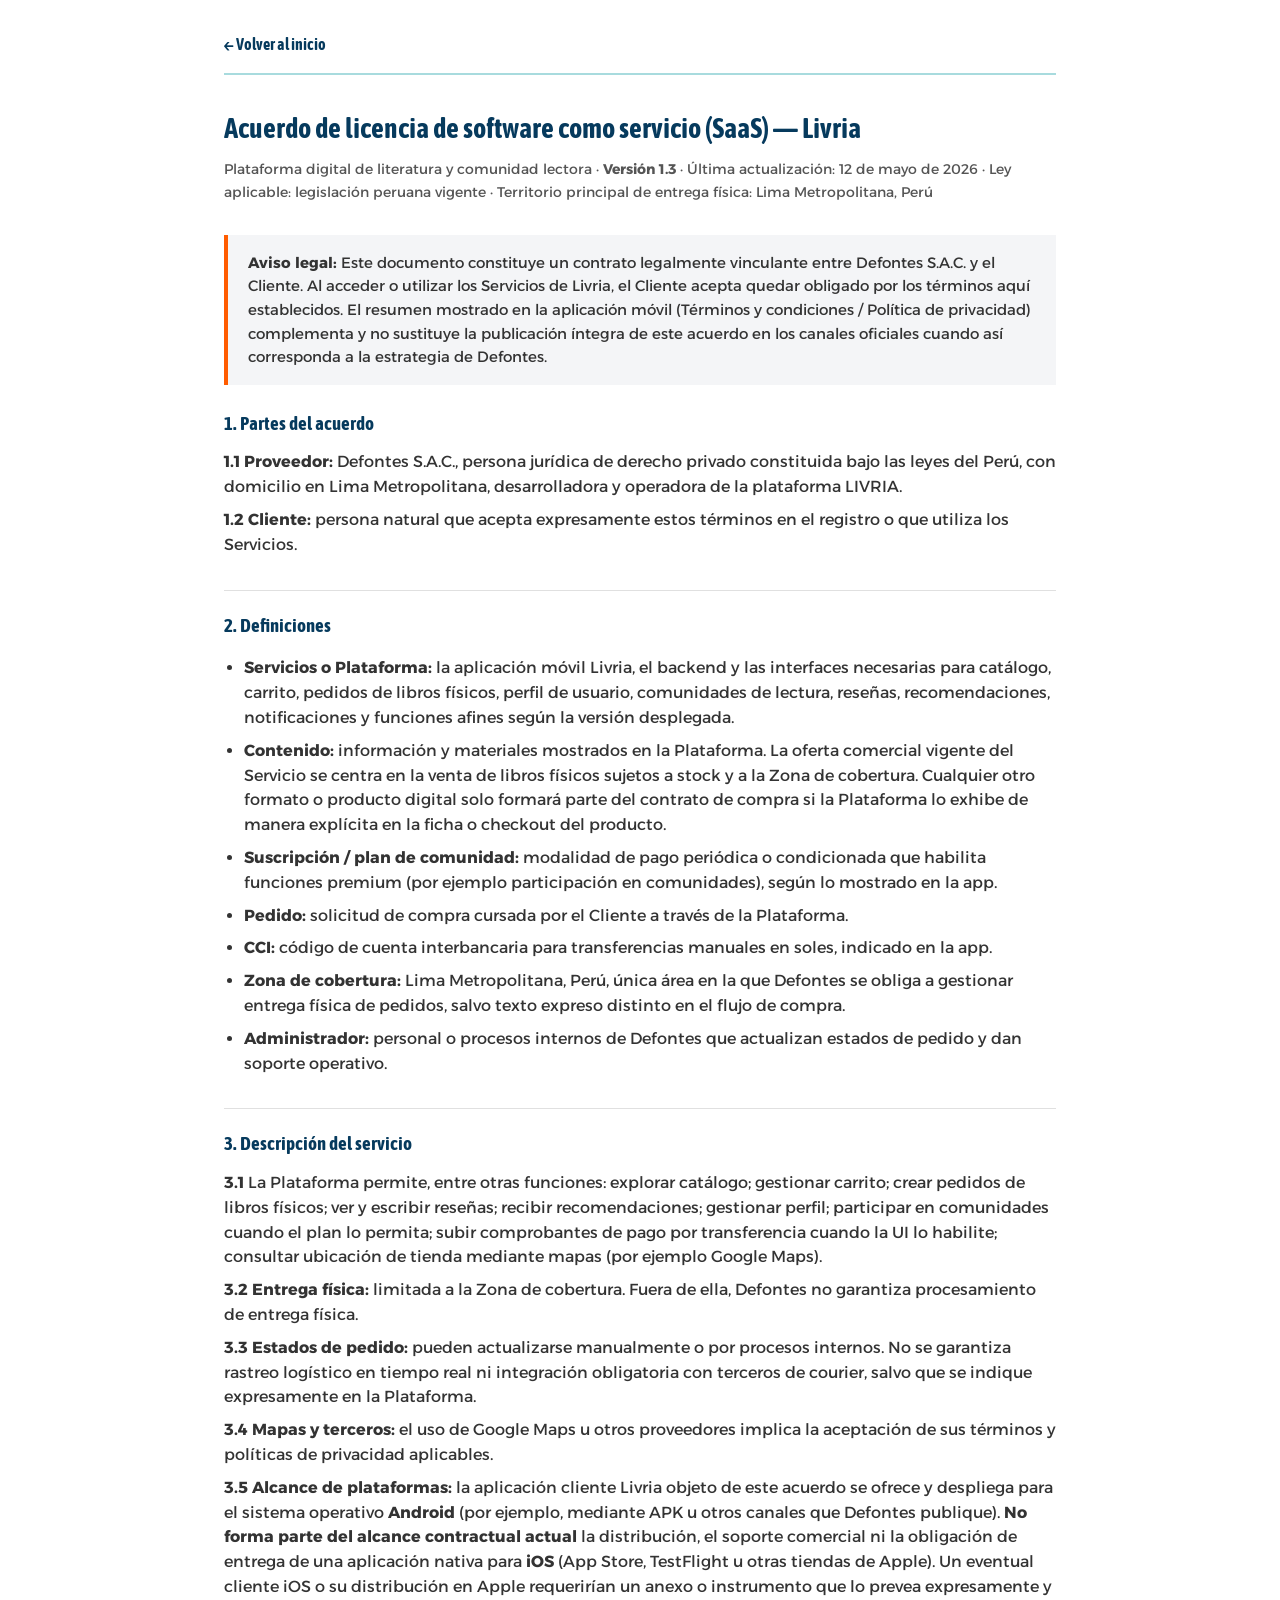
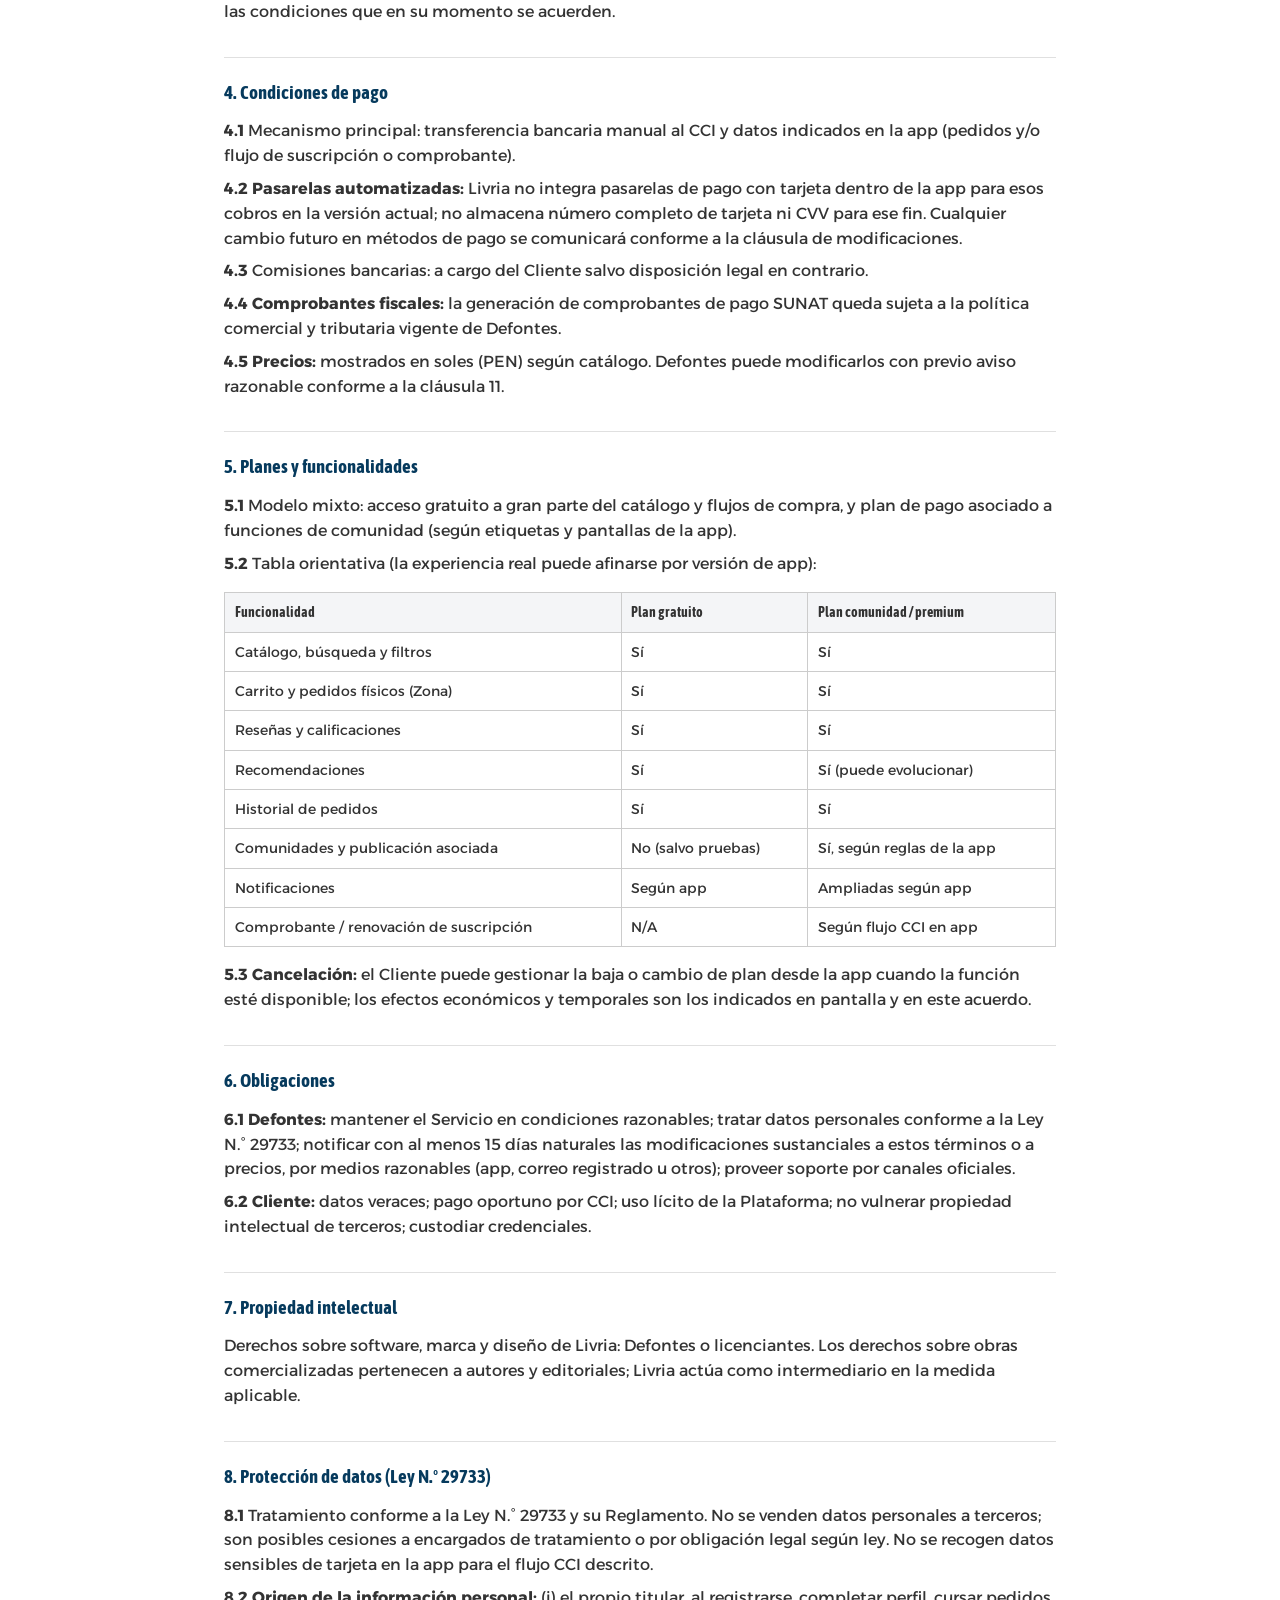
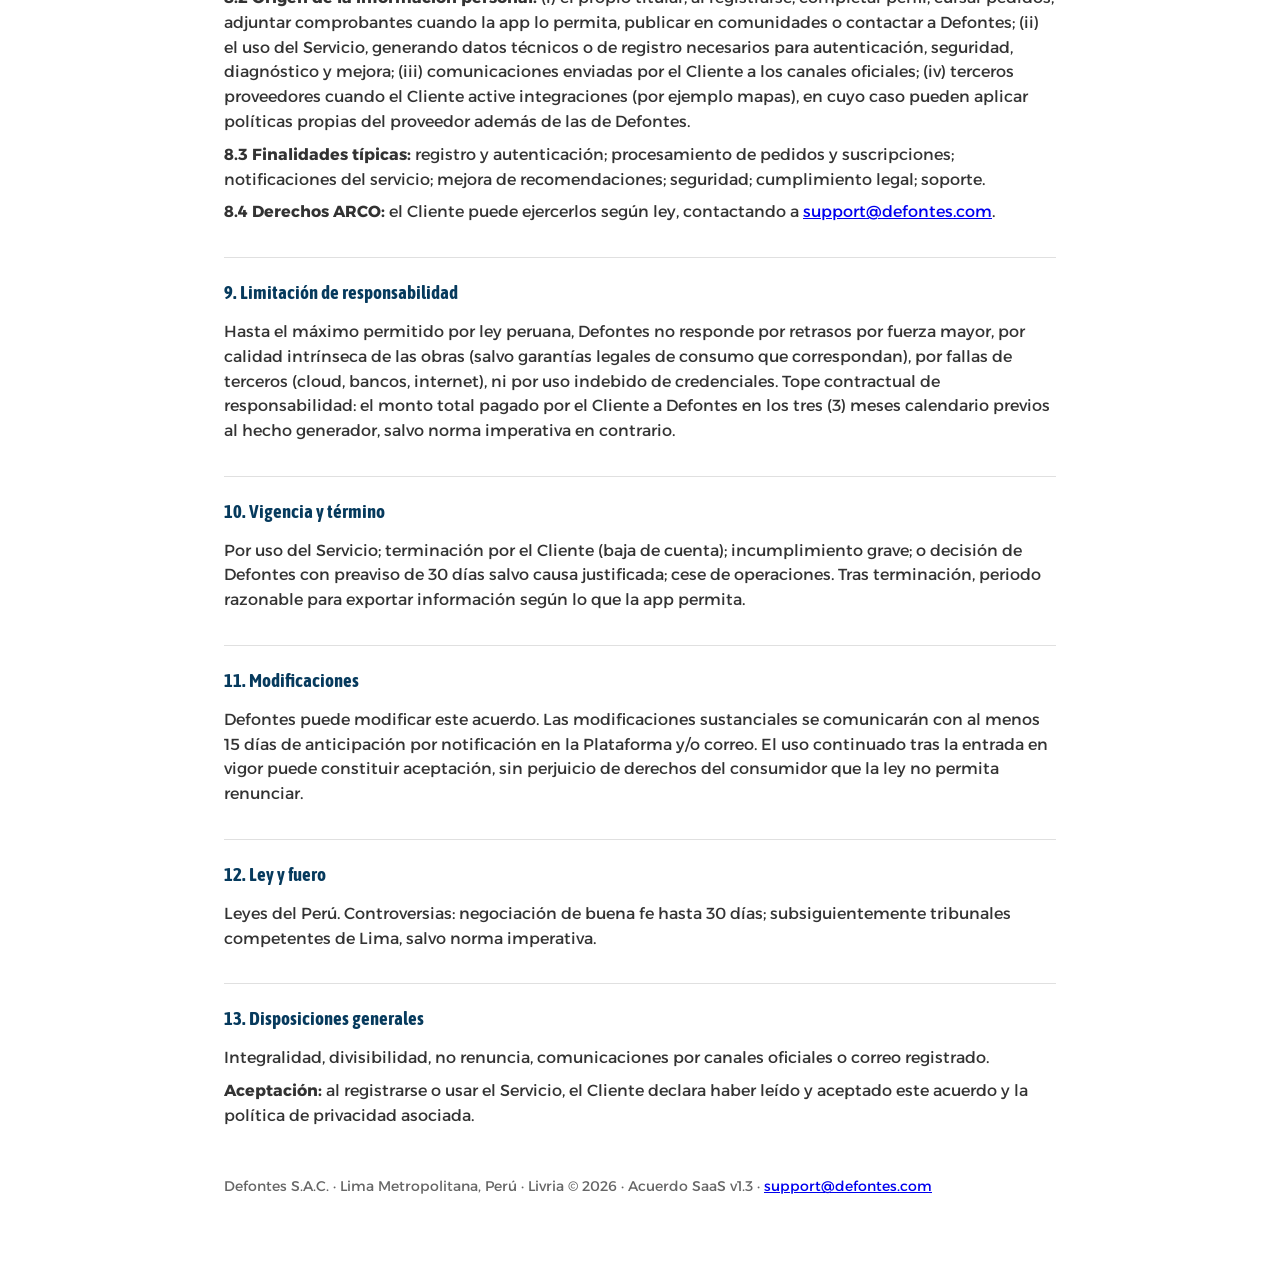
<file: acuerdo-saas.html>
<!DOCTYPE html>
<html lang="es">
<head>
  <meta charset="UTF-8">
  <meta name="viewport" content="width=device-width, initial-scale=1.0">
  <title>Acuerdo SaaS — Livria | Defontes S.A.C.</title>
  <meta name="description" content="Acuerdo de licencia de software como servicio (SaaS) de la plataforma Livria. Defontes S.A.C.">
  <link rel="icon" type="image/x-icon" href="public/assets/images/logo/startup/favicon.ico" sizes="32x32">
  <link rel="stylesheet" href="public/assets/styles/components/fonts.css">
  <link rel="stylesheet" href="public/assets/styles/components/variables.css">
  <style>
    body { margin: 0; font-family: var(--font-primary); color: var(--color-text); background: var(--color-background); line-height: 1.55; }
    .wrap { max-width: 52rem; margin: 0 auto; padding: 2rem 1.25rem 4rem; }
    .top { display: flex; flex-wrap: wrap; gap: 1rem; align-items: center; justify-content: space-between; margin-bottom: 2rem; padding-bottom: 1rem; border-bottom: 2px solid var(--color-secondary); }
    .top a { font-family: var(--font-heading); color: var(--color-primary); text-decoration: none; font-weight: 700; }
    .top a:hover { text-decoration: underline; }
    h1 { font-family: var(--font-heading); font-size: 1.75rem; color: var(--color-primary); margin: 0 0 0.5rem; }
    .meta { font-size: 0.9rem; color: #555; margin-bottom: 2rem; }
    h2 { font-family: var(--font-heading); font-size: 1.2rem; color: var(--color-primary); margin: 2rem 0 0.75rem; border-top: 1px solid #e0e0e0; padding-top: 1.25rem; }
    h2:first-of-type { border-top: none; padding-top: 0; margin-top: 0; }
    p, li { margin: 0.5rem 0; }
    ul { padding-left: 1.25rem; }
    .notice { background: var(--color-light); padding: 1rem 1.25rem; border-left: 4px solid var(--color-accent-orange); margin: 1.5rem 0; font-size: 0.95rem; }
    table { width: 100%; border-collapse: collapse; font-size: 0.9rem; margin: 1rem 0; }
    th, td { border: 1px solid #ccc; padding: 0.5rem 0.6rem; text-align: left; vertical-align: top; }
    th { background: var(--color-light); font-family: var(--font-heading); }
    footer.doc { margin-top: 3rem; font-size: 0.85rem; color: #666; }
  </style>
</head>
<body>
  <div class="wrap">
    <div class="top">
      <a href="index.html">← Volver al inicio</a>
    </div>

    <h1>Acuerdo de licencia de software como servicio (SaaS) — Livria</h1>
    <p class="meta">Plataforma digital de literatura y comunidad lectora · <strong>Versión 1.3</strong> · Última actualización: 12 de mayo de 2026 · Ley aplicable: legislación peruana vigente · Territorio principal de entrega física: Lima Metropolitana, Perú</p>

    <div class="notice">
      <strong>Aviso legal:</strong> Este documento constituye un contrato legalmente vinculante entre Defontes S.A.C. y el Cliente. Al acceder o utilizar los Servicios de Livria, el Cliente acepta quedar obligado por los términos aquí establecidos. El resumen mostrado en la aplicación móvil (Términos y condiciones / Política de privacidad) complementa y no sustituye la publicación íntegra de este acuerdo en los canales oficiales cuando así corresponda a la estrategia de Defontes.
    </div>

    <h2>1. Partes del acuerdo</h2>
    <p><strong>1.1 Proveedor:</strong> Defontes S.A.C., persona jurídica de derecho privado constituida bajo las leyes del Perú, con domicilio en Lima Metropolitana, desarrolladora y operadora de la plataforma LIVRIA.</p>
    <p><strong>1.2 Cliente:</strong> persona natural que acepta expresamente estos términos en el registro o que utiliza los Servicios.</p>

    <h2>2. Definiciones</h2>
    <ul>
      <li><strong>Servicios o Plataforma:</strong> la aplicación móvil Livria, el backend y las interfaces necesarias para catálogo, carrito, pedidos de libros físicos, perfil de usuario, comunidades de lectura, reseñas, recomendaciones, notificaciones y funciones afines según la versión desplegada.</li>
      <li><strong>Contenido:</strong> información y materiales mostrados en la Plataforma. La oferta comercial vigente del Servicio se centra en la venta de libros físicos sujetos a stock y a la Zona de cobertura. Cualquier otro formato o producto digital solo formará parte del contrato de compra si la Plataforma lo exhibe de manera explícita en la ficha o checkout del producto.</li>
      <li><strong>Suscripción / plan de comunidad:</strong> modalidad de pago periódica o condicionada que habilita funciones premium (por ejemplo participación en comunidades), según lo mostrado en la app.</li>
      <li><strong>Pedido:</strong> solicitud de compra cursada por el Cliente a través de la Plataforma.</li>
      <li><strong>CCI:</strong> código de cuenta interbancaria para transferencias manuales en soles, indicado en la app.</li>
      <li><strong>Zona de cobertura:</strong> Lima Metropolitana, Perú, única área en la que Defontes se obliga a gestionar entrega física de pedidos, salvo texto expreso distinto en el flujo de compra.</li>
      <li><strong>Administrador:</strong> personal o procesos internos de Defontes que actualizan estados de pedido y dan soporte operativo.</li>
    </ul>

    <h2>3. Descripción del servicio</h2>
    <p><strong>3.1</strong> La Plataforma permite, entre otras funciones: explorar catálogo; gestionar carrito; crear pedidos de libros físicos; ver y escribir reseñas; recibir recomendaciones; gestionar perfil; participar en comunidades cuando el plan lo permita; subir comprobantes de pago por transferencia cuando la UI lo habilite; consultar ubicación de tienda mediante mapas (por ejemplo Google Maps).</p>
    <p><strong>3.2 Entrega física:</strong> limitada a la Zona de cobertura. Fuera de ella, Defontes no garantiza procesamiento de entrega física.</p>
    <p><strong>3.3 Estados de pedido:</strong> pueden actualizarse manualmente o por procesos internos. No se garantiza rastreo logístico en tiempo real ni integración obligatoria con terceros de courier, salvo que se indique expresamente en la Plataforma.</p>
    <p><strong>3.4 Mapas y terceros:</strong> el uso de Google Maps u otros proveedores implica la aceptación de sus términos y políticas de privacidad aplicables.</p>
    <p><strong>3.5 Alcance de plataformas:</strong> la aplicación cliente Livria objeto de este acuerdo se ofrece y despliega para el sistema operativo <strong>Android</strong> (por ejemplo, mediante APK u otros canales que Defontes publique). <strong>No forma parte del alcance contractual actual</strong> la distribución, el soporte comercial ni la obligación de entrega de una aplicación nativa para <strong>iOS</strong> (App Store, TestFlight u otras tiendas de Apple). Un eventual cliente iOS o su distribución en Apple requerirían un anexo o instrumento que lo prevea expresamente y las condiciones que en su momento se acuerden.</p>

    <h2>4. Condiciones de pago</h2>
    <p><strong>4.1</strong> Mecanismo principal: transferencia bancaria manual al CCI y datos indicados en la app (pedidos y/o flujo de suscripción o comprobante).</p>
    <p><strong>4.2 Pasarelas automatizadas:</strong> Livria no integra pasarelas de pago con tarjeta dentro de la app para esos cobros en la versión actual; no almacena número completo de tarjeta ni CVV para ese fin. Cualquier cambio futuro en métodos de pago se comunicará conforme a la cláusula de modificaciones.</p>
    <p><strong>4.3</strong> Comisiones bancarias: a cargo del Cliente salvo disposición legal en contrario.</p>
    <p><strong>4.4 Comprobantes fiscales:</strong> la generación de comprobantes de pago SUNAT queda sujeta a la política comercial y tributaria vigente de Defontes.</p>
    <p><strong>4.5 Precios:</strong> mostrados en soles (PEN) según catálogo. Defontes puede modificarlos con previo aviso razonable conforme a la cláusula 11.</p>

    <h2>5. Planes y funcionalidades</h2>
    <p><strong>5.1</strong> Modelo mixto: acceso gratuito a gran parte del catálogo y flujos de compra, y plan de pago asociado a funciones de comunidad (según etiquetas y pantallas de la app).</p>
    <p><strong>5.2</strong> Tabla orientativa (la experiencia real puede afinarse por versión de app):</p>
    <table>
      <thead>
        <tr><th>Funcionalidad</th><th>Plan gratuito</th><th>Plan comunidad / premium</th></tr>
      </thead>
      <tbody>
        <tr><td>Catálogo, búsqueda y filtros</td><td>Sí</td><td>Sí</td></tr>
        <tr><td>Carrito y pedidos físicos (Zona)</td><td>Sí</td><td>Sí</td></tr>
        <tr><td>Reseñas y calificaciones</td><td>Sí</td><td>Sí</td></tr>
        <tr><td>Recomendaciones</td><td>Sí</td><td>Sí (puede evolucionar)</td></tr>
        <tr><td>Historial de pedidos</td><td>Sí</td><td>Sí</td></tr>
        <tr><td>Comunidades y publicación asociada</td><td>No (salvo pruebas)</td><td>Sí, según reglas de la app</td></tr>
        <tr><td>Notificaciones</td><td>Según app</td><td>Ampliadas según app</td></tr>
        <tr><td>Comprobante / renovación de suscripción</td><td>N/A</td><td>Según flujo CCI en app</td></tr>
      </tbody>
    </table>
    <p><strong>5.3 Cancelación:</strong> el Cliente puede gestionar la baja o cambio de plan desde la app cuando la función esté disponible; los efectos económicos y temporales son los indicados en pantalla y en este acuerdo.</p>

    <h2>6. Obligaciones</h2>
    <p><strong>6.1 Defontes:</strong> mantener el Servicio en condiciones razonables; tratar datos personales conforme a la Ley N.° 29733; notificar con al menos 15 días naturales las modificaciones sustanciales a estos términos o a precios, por medios razonables (app, correo registrado u otros); proveer soporte por canales oficiales.</p>
    <p><strong>6.2 Cliente:</strong> datos veraces; pago oportuno por CCI; uso lícito de la Plataforma; no vulnerar propiedad intelectual de terceros; custodiar credenciales.</p>

    <h2>7. Propiedad intelectual</h2>
    <p>Derechos sobre software, marca y diseño de Livria: Defontes o licenciantes. Los derechos sobre obras comercializadas pertenecen a autores y editoriales; Livria actúa como intermediario en la medida aplicable.</p>

    <h2>8. Protección de datos (Ley N.° 29733)</h2>
    <p><strong>8.1</strong> Tratamiento conforme a la Ley N.° 29733 y su Reglamento. No se venden datos personales a terceros; son posibles cesiones a encargados de tratamiento o por obligación legal según ley. No se recogen datos sensibles de tarjeta en la app para el flujo CCI descrito.</p>
    <p><strong>8.2 Origen de la información personal:</strong> (i) el propio titular, al registrarse, completar perfil, cursar pedidos, adjuntar comprobantes cuando la app lo permita, publicar en comunidades o contactar a Defontes; (ii) el uso del Servicio, generando datos técnicos o de registro necesarios para autenticación, seguridad, diagnóstico y mejora; (iii) comunicaciones enviadas por el Cliente a los canales oficiales; (iv) terceros proveedores cuando el Cliente active integraciones (por ejemplo mapas), en cuyo caso pueden aplicar políticas propias del proveedor además de las de Defontes.</p>
    <p><strong>8.3 Finalidades típicas:</strong> registro y autenticación; procesamiento de pedidos y suscripciones; notificaciones del servicio; mejora de recomendaciones; seguridad; cumplimiento legal; soporte.</p>
    <p><strong>8.4 Derechos ARCO:</strong> el Cliente puede ejercerlos según ley, contactando a <a href="mailto:support@defontes.com">support@defontes.com</a>.</p>

    <h2>9. Limitación de responsabilidad</h2>
    <p>Hasta el máximo permitido por ley peruana, Defontes no responde por retrasos por fuerza mayor, por calidad intrínseca de las obras (salvo garantías legales de consumo que correspondan), por fallas de terceros (cloud, bancos, internet), ni por uso indebido de credenciales. Tope contractual de responsabilidad: el monto total pagado por el Cliente a Defontes en los tres (3) meses calendario previos al hecho generador, salvo norma imperativa en contrario.</p>

    <h2>10. Vigencia y término</h2>
    <p>Por uso del Servicio; terminación por el Cliente (baja de cuenta); incumplimiento grave; o decisión de Defontes con preaviso de 30 días salvo causa justificada; cese de operaciones. Tras terminación, periodo razonable para exportar información según lo que la app permita.</p>

    <h2>11. Modificaciones</h2>
    <p>Defontes puede modificar este acuerdo. Las modificaciones sustanciales se comunicarán con al menos 15 días de anticipación por notificación en la Plataforma y/o correo. El uso continuado tras la entrada en vigor puede constituir aceptación, sin perjuicio de derechos del consumidor que la ley no permita renunciar.</p>

    <h2>12. Ley y fuero</h2>
    <p>Leyes del Perú. Controversias: negociación de buena fe hasta 30 días; subsiguientemente tribunales competentes de Lima, salvo norma imperativa.</p>

    <h2>13. Disposiciones generales</h2>
    <p>Integralidad, divisibilidad, no renuncia, comunicaciones por canales oficiales o correo registrado.</p>

    <p><strong>Aceptación:</strong> al registrarse o usar el Servicio, el Cliente declara haber leído y aceptado este acuerdo y la política de privacidad asociada.</p>

    <footer class="doc">
      Defontes S.A.C. · Lima Metropolitana, Perú · Livria © 2026 · Acuerdo SaaS v1.3 · <a href="mailto:support@defontes.com">support@defontes.com</a>
    </footer>
  </div>
</body>
</html>
</file>
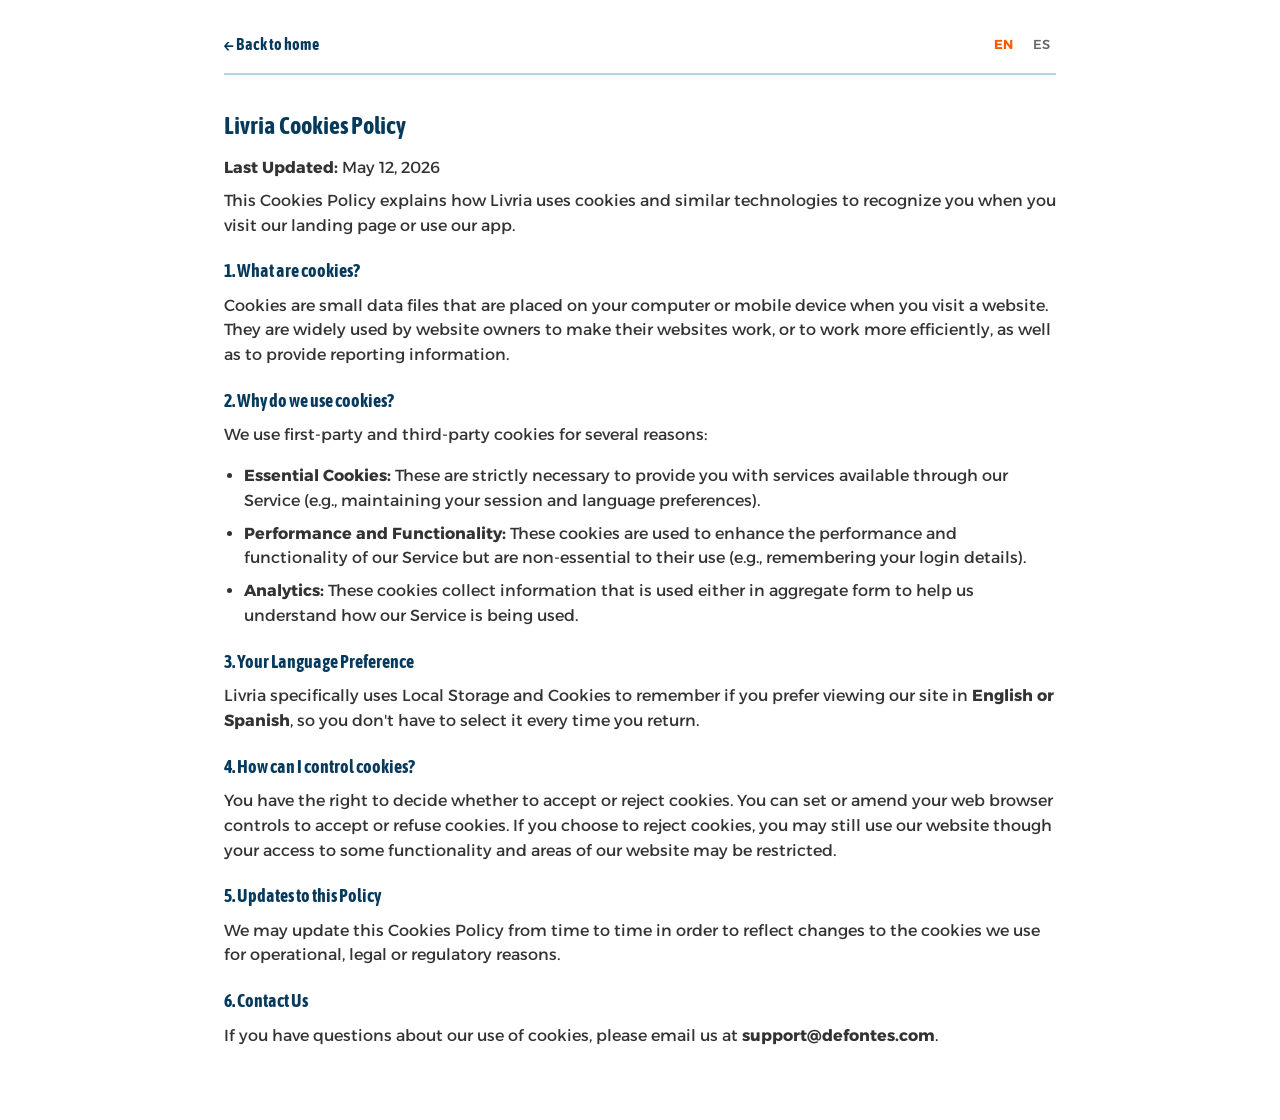
<file: politica-cookies.html>
<!DOCTYPE html>
<html lang="en" data-legal-page="cookies">
<head>
  <meta charset="UTF-8">
  <meta name="viewport" content="width=device-width, initial-scale=1.0">
  <title>Cookies Policy — Livria</title>
  <meta name="description" content="Cookies policy for Livria and the Defontes landing site.">
  <link rel="icon" type="image/x-icon" href="public/assets/images/logo/startup/favicon.ico" sizes="32x32">
  <link rel="stylesheet" href="public/assets/styles/components/fonts.css">
  <link rel="stylesheet" href="public/assets/styles/components/variables.css">
  <link rel="stylesheet" href="public/assets/styles/legal-document.css">
</head>
<body>
  <div class="wrap">
    <div class="top">
      <a href="index.html" id="backHome">← Back to home</a>
      <div class="legal-lang">
        <button type="button" class="language-btn" data-lang="en" aria-pressed="true">EN</button>
        <button type="button" class="language-btn" data-lang="es" aria-pressed="false">ES</button>
      </div>
    </div>
    <div id="legalBody"></div>
  </div>
  <script src="public/assets/scripts/i18n.js"></script>
  <script src="public/assets/scripts/legal-document-page.js"></script>
</body>
</html>
</file>
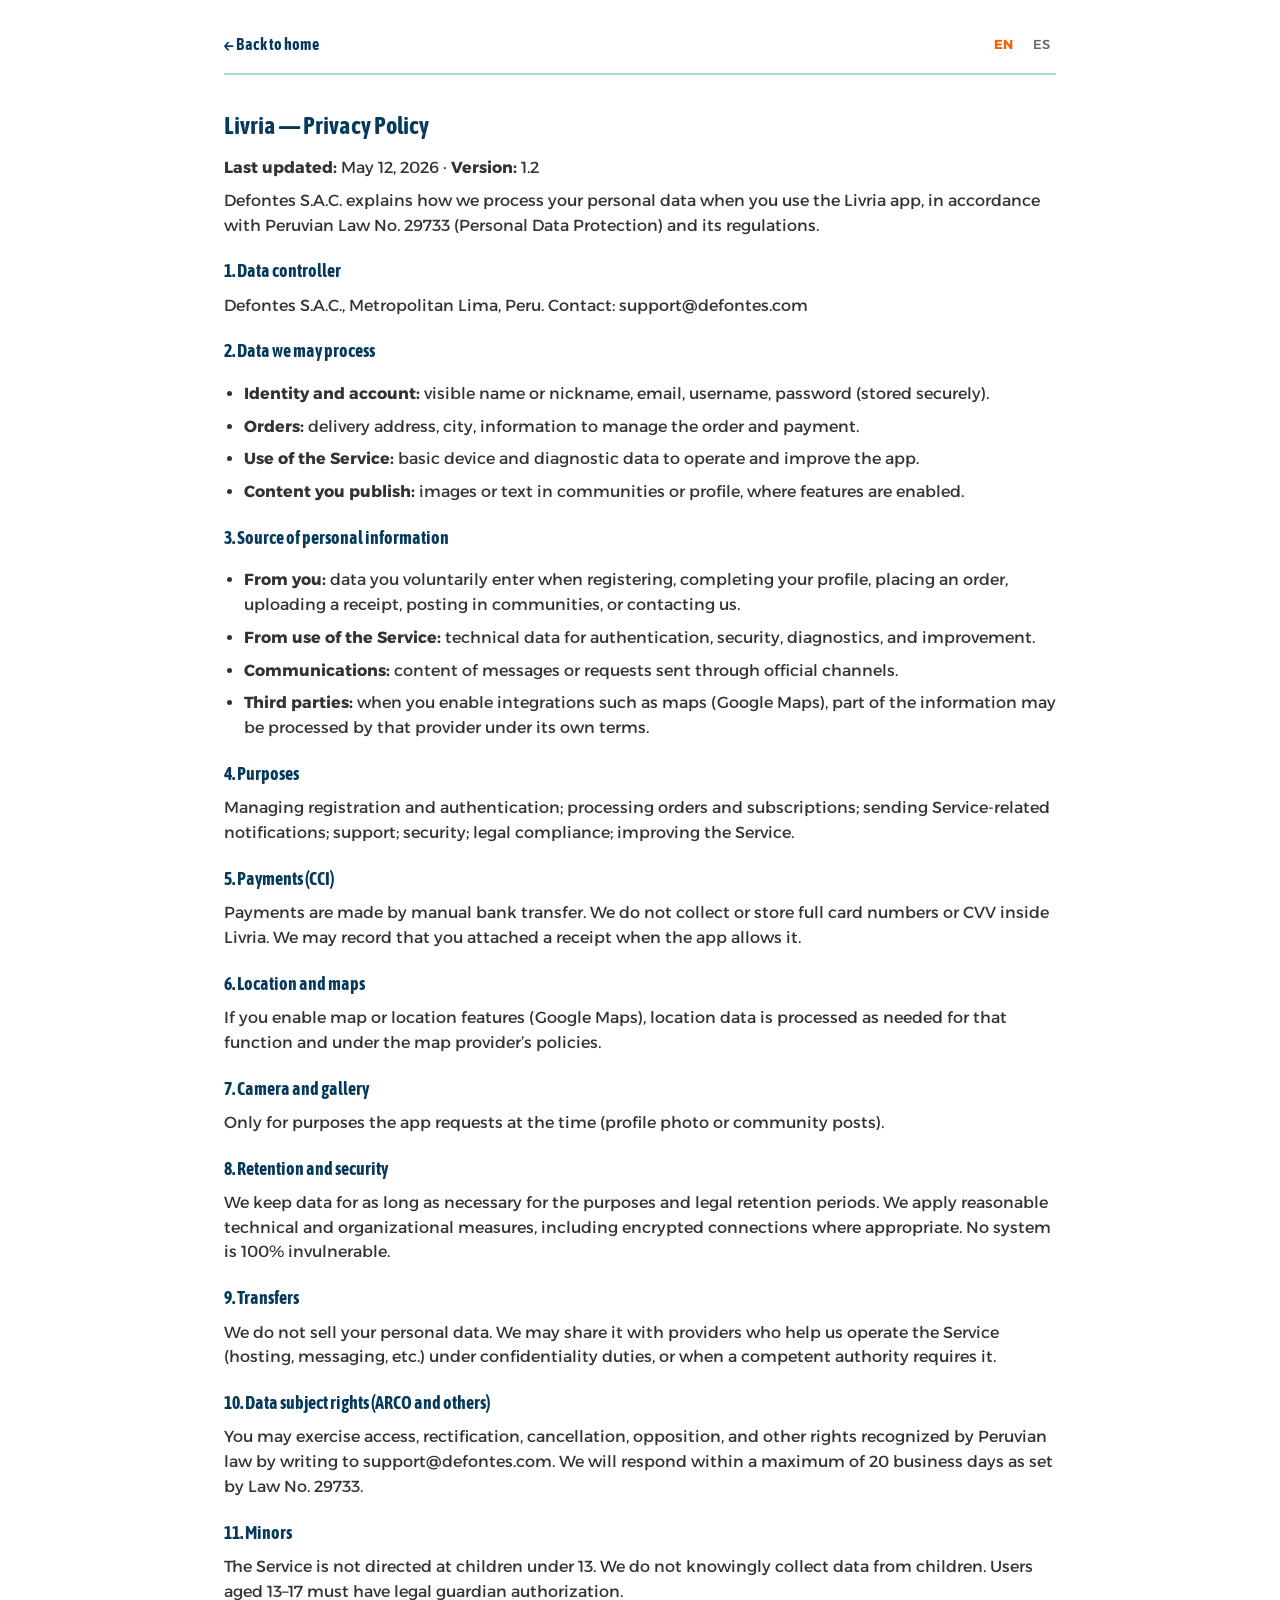
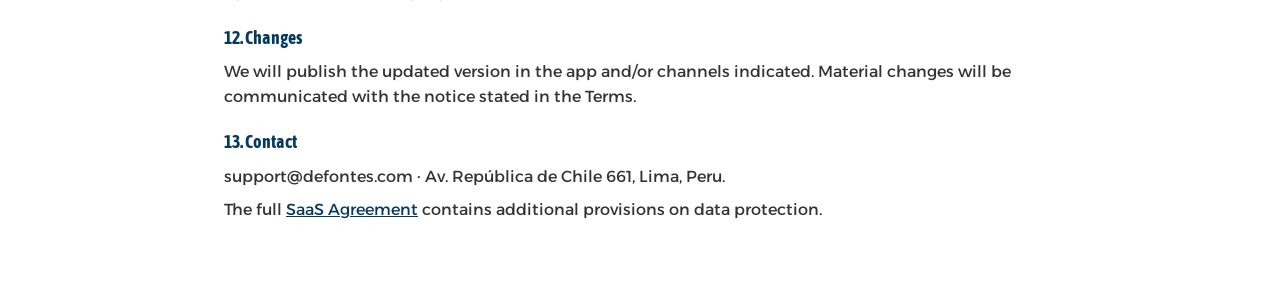
<file: politica-privacidad.html>
<!DOCTYPE html>
<html lang="en" data-legal-page="privacy">
<head>
  <meta charset="UTF-8">
  <meta name="viewport" content="width=device-width, initial-scale=1.0">
  <title>Privacy Policy — Livria</title>
  <meta name="description" content="Privacy Policy for the Livria mobile application. Defontes S.A.C.">
  <link rel="icon" type="image/x-icon" href="public/assets/images/logo/startup/favicon.ico" sizes="32x32">
  <link rel="stylesheet" href="public/assets/styles/components/fonts.css">
  <link rel="stylesheet" href="public/assets/styles/components/variables.css">
  <link rel="stylesheet" href="public/assets/styles/legal-document.css">
</head>
<body>
  <div class="wrap">
    <div class="top">
      <a href="index.html" id="backHome">← Back to home</a>
      <div class="legal-lang">
        <button type="button" class="language-btn" data-lang="en" aria-pressed="true">EN</button>
        <button type="button" class="language-btn" data-lang="es" aria-pressed="false">ES</button>
      </div>
    </div>
    <div id="legalBody"></div>
  </div>
  <script src="public/assets/scripts/i18n.js"></script>
  <script src="public/assets/scripts/legal-document-page.js"></script>
</body>
</html>
</file>
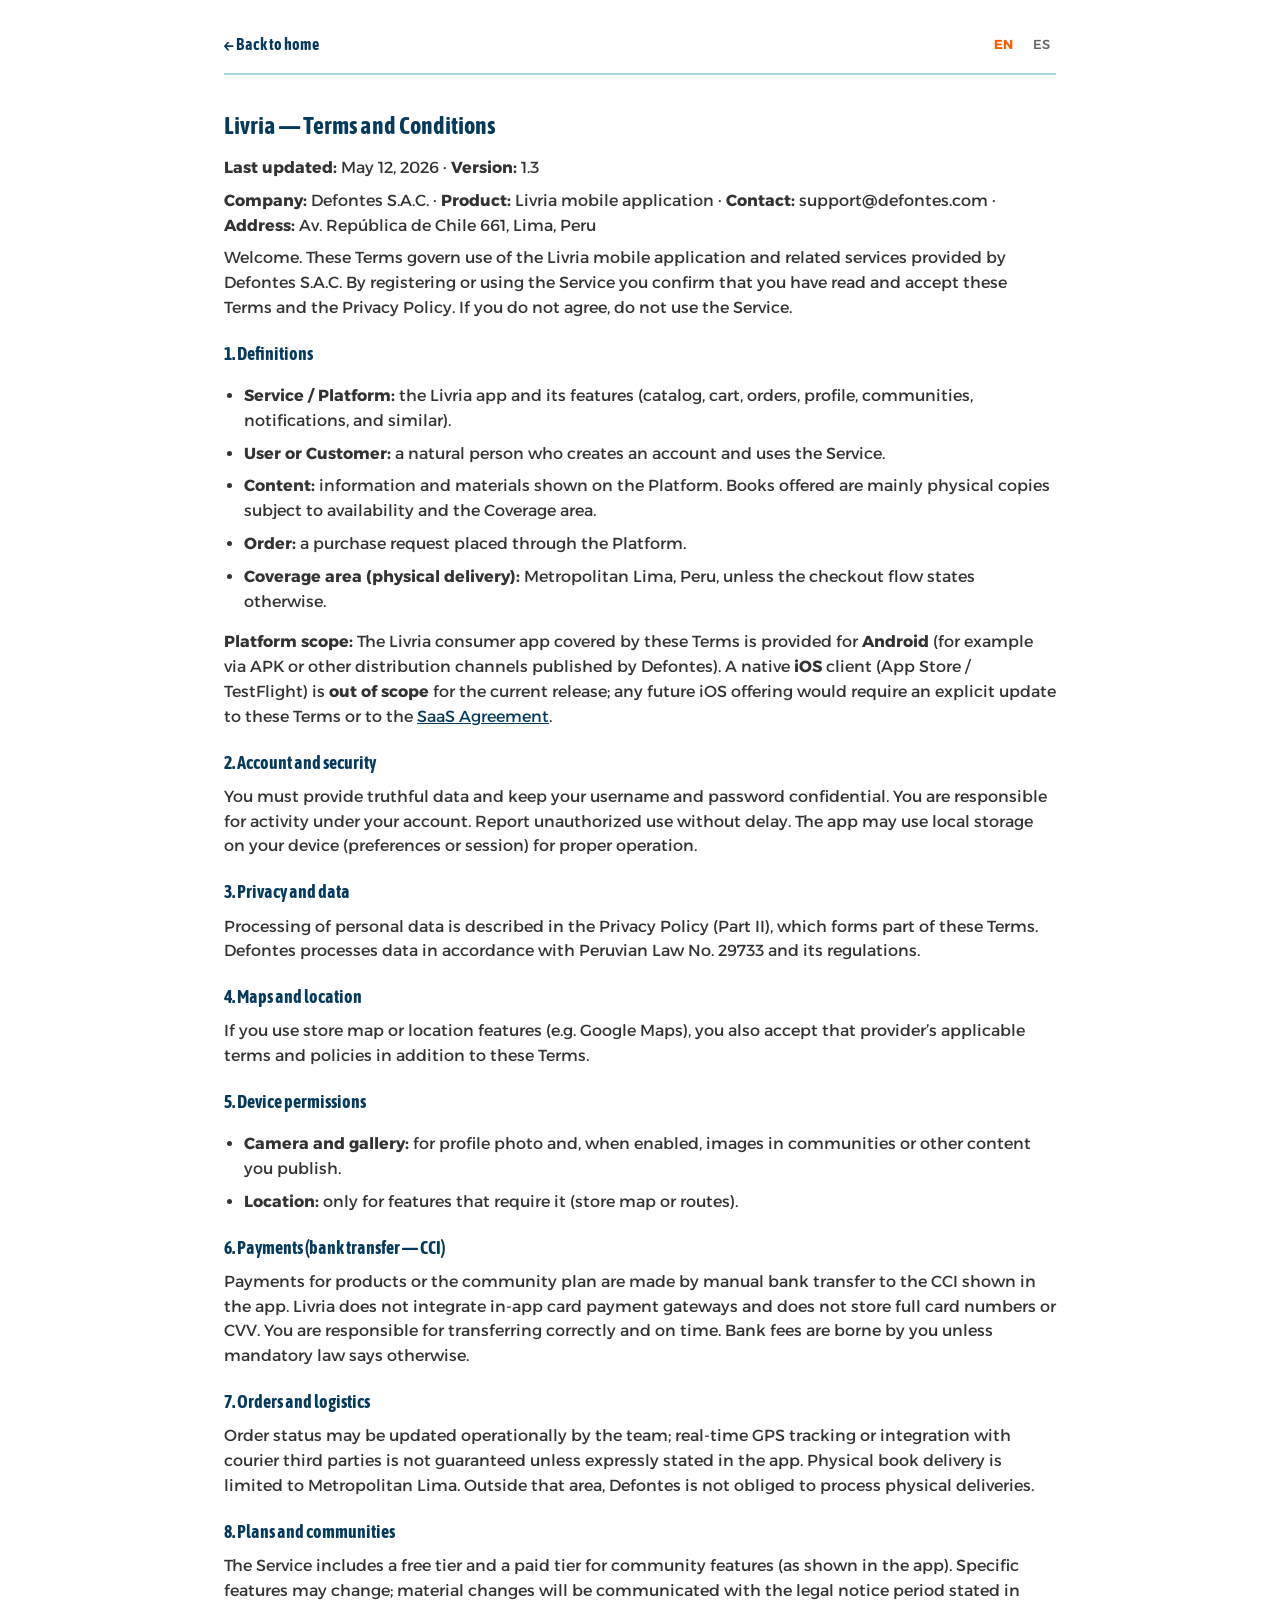
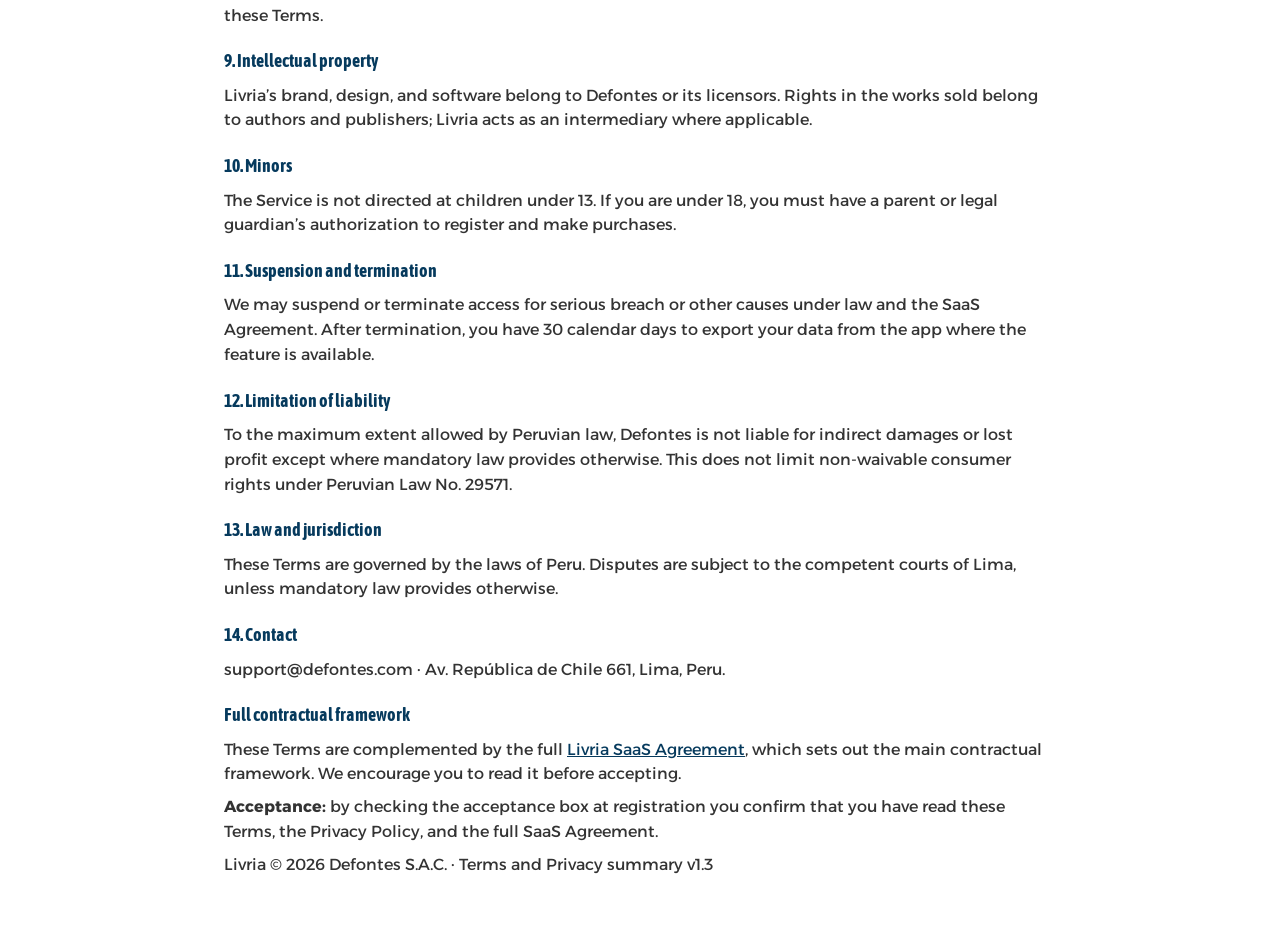
<file: terminos-condiciones.html>
<!DOCTYPE html>
<html lang="en" data-legal-page="terms">
<head>
  <meta charset="UTF-8">
  <meta name="viewport" content="width=device-width, initial-scale=1.0">
  <title>Terms and Conditions — Livria</title>
  <meta name="description" content="Terms and Conditions for the Livria mobile application. Defontes S.A.C.">
  <link rel="icon" type="image/x-icon" href="public/assets/images/logo/startup/favicon.ico" sizes="32x32">
  <link rel="stylesheet" href="public/assets/styles/components/fonts.css">
  <link rel="stylesheet" href="public/assets/styles/components/variables.css">
  <link rel="stylesheet" href="public/assets/styles/legal-document.css">
</head>
<body>
  <div class="wrap">
    <div class="top">
      <a href="index.html" id="backHome">← Back to home</a>
      <div class="legal-lang">
        <button type="button" class="language-btn" data-lang="en" aria-pressed="true">EN</button>
        <button type="button" class="language-btn" data-lang="es" aria-pressed="false">ES</button>
      </div>
    </div>
    <div id="legalBody"></div>
  </div>
  <script src="public/assets/scripts/i18n.js"></script>
  <script src="public/assets/scripts/legal-document-page.js"></script>
</body>
</html>
</file>
<file: public/assets/styles/components/fonts.css>
@font-face {
  font-family: 'Asap Condensed';
  src: url('../../fonts/Asap-Condensed/AsapCondensed-Regular.woff2') format('woff2'),
       url('../../fonts/Asap-Condensed/AsapCondensed-Regular.woff') format('woff');
  font-weight: 400;
  font-style: normal;
  font-display: swap;
}

@font-face {
  font-family: 'Asap Condensed';
  src: url('../../fonts/Asap-Condensed/AsapCondensed-Bold.woff2') format('woff2'),
       url('../../fonts/Asap-Condensed/AsapCondensed-Bold.woff') format('woff');
  font-weight: 700;
  font-style: normal;
  font-display: swap;
}

@font-face {
  font-family: 'Alexandria';
  src: url('../../fonts/Alexandria/Alexandria-Regular.woff2') format('woff2'),
       url('../../fonts/Alexandria/Alexandria-Regular.woff') format('woff');
  font-weight: 400;
  font-style: normal;
  font-display: swap;
}

@font-face {
  font-family: 'Alexandria';
  src: url('../../fonts/Alexandria/Alexandria-Medium.woff2') format('woff2'),
       url('../../fonts/Alexandria/Alexandria-Medium.woff') format('woff');
  font-weight: 500;
  font-style: normal;
  font-display: swap;
}

@font-face {
  font-family: 'Alexandria';
  src: url('../../fonts/Alexandria/Alexandria-Bold.woff2') format('woff2'),
       url('../../fonts/Alexandria/Alexandria-Bold.woff') format('woff');
  font-weight: 700;
  font-style: normal;
  font-display: swap;
}

@font-face {
  font-family: 'Alexandria';
  src: url('../../fonts/Alexandria/Alexandria-Light.woff2') format('woff2'),
       url('../../fonts/Alexandria/Alexandria-Light.woff') format('woff');
  font-weight: 300;
  font-style: normal;
  font-display: swap;
}
</file>
<file: public/assets/styles/components/variables.css>
:root {
    /* Color palette*/
    --color-primary: #063a5d;
    --color-secondary: #a8dbde;
    
    --color-accent-orange: #ff5c00;
    --color-accent-yellow: #feb913; 
    --color-accent-light-yellow: #ffd150; 
    --color-blue: #2364a0; 
    --color-text: #333333;
    --color-background: #ffffff;
    --color-light: #f4f5f7; 
    
    /* Typography*/
    --font-primary: 'Alexandria', sans-serif; /* Typography for Body Text */
    --font-heading: 'Asap Condensed', sans-serif; /* Typography for Headings */
}
</file>
<file: public/assets/styles/legal-document.css>
/* Standalone legal pages (TyC, privacidad, etc.) */
body {
  margin: 0;
  font-family: var(--font-primary);
  color: var(--color-text);
  background: var(--color-background);
  line-height: 1.55;
}
.wrap {
  max-width: 52rem;
  margin: 0 auto;
  padding: 2rem 1.25rem 4rem;
}
.top {
  display: flex;
  flex-wrap: wrap;
  gap: 1rem;
  align-items: center;
  justify-content: space-between;
  margin-bottom: 2rem;
  padding-bottom: 1rem;
  border-bottom: 2px solid var(--color-secondary);
}
.top a#backHome {
  font-family: var(--font-heading);
  color: var(--color-primary);
  text-decoration: none;
  font-weight: 700;
}
.top a#backHome:hover {
  text-decoration: underline;
}
.legal-lang {
  display: flex;
  gap: 8px;
  align-items: center;
}
.language-btn {
  background: none;
  border: none;
  font-weight: 500;
  cursor: pointer;
  opacity: 0.6;
  font-family: var(--font-primary);
}
.language-btn[aria-pressed="true"] {
  opacity: 1;
  font-weight: 700;
  color: var(--color-accent-orange);
}
.legal-content h2 {
  font-family: var(--font-heading);
  font-size: 1.5rem;
  color: var(--color-primary);
  margin: 0 0 0.75rem;
}
.legal-content h3 {
  font-family: var(--font-heading);
  font-size: 1.1rem;
  color: var(--color-primary);
  margin: 1.25rem 0 0.5rem;
}
.legal-content p,
.legal-content li {
  margin: 0.5rem 0;
}
.legal-content ul {
  padding-left: 1.25rem;
}
.legal-content a {
  color: var(--color-primary);
}
</file>
